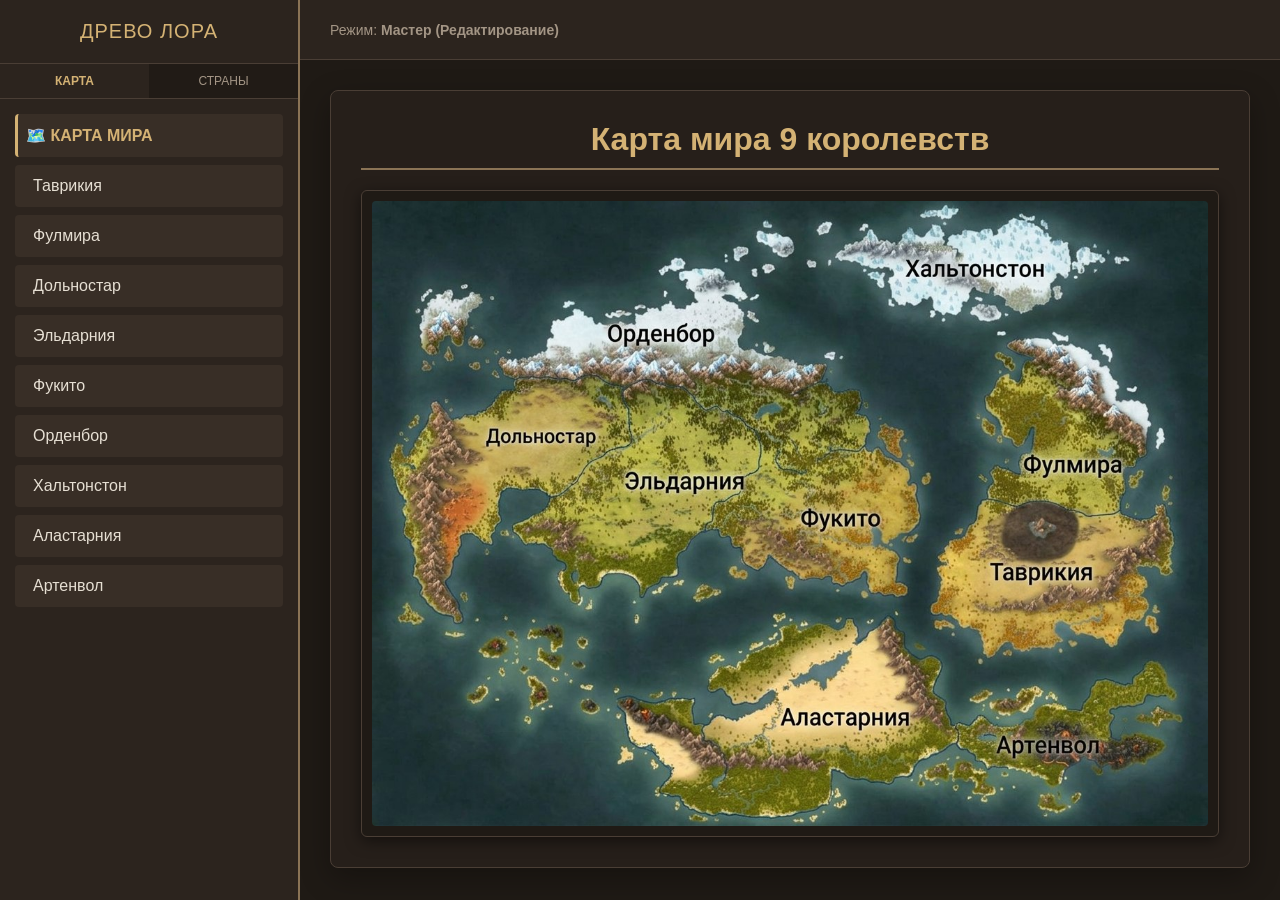
<file: map.html>
<!DOCTYPE html>
<html lang="ru">
<head>
    <meta charset="UTF-8">
    <meta name="viewport" content="width=device-width, initial-scale=1.0">
    <title>Древо лора - Карта мира</title>
    <!-- Подключаем наш общий рабочий CSS -->
    <link rel="stylesheet" href="style.css">
</head>
<body>

    <!-- БОКОВАЯ ПАНЕЛЬ -->
    <aside class="sidebar">
        <div class="studio-title">Древо лора</div>
        
        <div class="nav-tabs">
            <button class="tab-btn active">Карта</button>
            <button class="tab-btn">Страны</button>
        </div>

        <!-- Наше сквозное меню (вкладка Карта теперь активна) -->
        <div class="list-container">
            <a href="map.html" class="list-item-link active" style="color: #d4b274; font-weight: bold; border-left: 3px solid #d4b274; padding-left: 8px;">🗺️ КАРТА МИРА</a>
            <a href="index.html" class="list-item-link">Таврикия</a>
            <a href="fulmira.html" class="list-item-link">Фулмира</a>
            <a href="dolnostar.html" class="list-item-link">Дольностар</a>
            <a href="eldarnia.html" class="list-item-link">Эльдарния</a>
            <a href="fukito.html" class="list-item-link">Фукито</a>
            <a href="ordenbor.html" class="list-item-link">Орденбор</a>
            <a href="haltonston.html" class="list-item-link">Хальтонстон</a>
            <a href="alastarnia.html" class="list-item-link">Аластарния</a>
            <a href="artenvol.html" class="list-item-link">Артенвол</a>
        </div>
    </aside>

    <!-- ГЛАВНАЯ РАБОЧАЯ ОБЛАСТЬ С КАРТОЙ -->
    <main class="main-content">
        <div class="top-bar">
            <div class="mode-indicator">Режим: <strong>Мастер (Редактирование)</strong></div>
        </div>

        <div class="content-body" style="display: flex; justify-content: center; align-items: flex-start;">
            <article class="article-view" style="width: 100%; max-width: 1000px; text-align: center;">
                <h1 class="article-title" style="margin-bottom: 20px;">Карта мира 9 королевств</h1>
                
                <!-- Само изображение твоей карты -->
                <div style="background-color: #1f1a15; padding: 10px; border: 1px solid #4a3e35; border-radius: 6px; box-shadow: 0 4px 15px rgba(0,0,0,0.5);">
                    <img src="map.jpg" alt="Карта Аурунита" style="width: 100%; height: auto; display: block; border-radius: 4px;">
                </div>
            </article>
        </div>
    </main>

</body>
</html>
</file>
<file: style.css>
/* ОБЩИЕ ФЭНТЕЗИ-СТИЛИ ДЛЯ ВСЕГО САЙТА */
* {
    box-sizing: border-box;
    margin: 0;
    padding: 0;
    font-family: 'Segoe UI', Roboto, Helvetica, Arial, sans-serif;
}

body {
    background-color: #1a1612;
    color: #e6dfd3;
    display: flex;
    height: 100vh;
    overflow: hidden;
}

/* БОКОВАЯ ПАНЕЛЬ НАВИГАЦИИ */
.sidebar {
    width: 300px;
    background-color: #2c241e;
    border-right: 2px solid #8a7355;
    display: flex;
    flex-direction: column;
    box-shadow: 4px 0 15px rgba(0,0,0,0.5);
}

.studio-title {
    padding: 20px;
    font-size: 20px;
    text-align: center;
    text-transform: uppercase;
    letter-spacing: 1px;
    color: #d4b274;
    border-bottom: 1px solid #4a3e35;
}

.nav-tabs {
    display: flex;
    background-color: #211b16;
    border-bottom: 1px solid #4a3e35;
}

.tab-btn {
    flex: 1;
    padding: 10px;
    background: none;
    border: none;
    color: #a39585;
    cursor: pointer;
    font-size: 12px;
    text-transform: uppercase;
}

.tab-btn.active {
    color: #d4b274;
    background-color: #2c241e;
    font-weight: bold;
}

.list-container {
    flex: 1;
    overflow-y: auto;
    padding: 15px;
}

/* Вертикальные кнопки бокового меню */
.list-item-link {
    display: block;
    text-decoration: none;
    color: #e6dfd3;
    padding: 12px 15px;
    background-color: #382e26;
    margin-bottom: 8px;
    border-radius: 4px;
    border-left: 3px solid transparent;
    transition: all 0.2s;
}

.list-item-link:hover {
    background-color: #473b31;
    border-left: 3px solid #d4b274;
    color: #d4b274;
}

/* РАБОЧАЯ ОБЛАСТЬ СТУДИИ */
.main-content {
    flex: 1;
    display: flex;
    flex-direction: column;
    background-color: #1f1a15;
    position: relative;
}

.top-bar {
    height: 60px;
    background-color: #2c241e;
    border-bottom: 1px solid #4a3e35;
    display: flex;
    align-items: center;
    justify-content: space-between;
    padding: 0 30px;
}

.mode-indicator {
    font-size: 14px;
    color: #a39585;
}

/* Контентная зона статьи — центрируем всё строго посередине экрана */
.content-body {
    flex: 1;
    padding: 30px;
    overflow-y: auto;
    display: flex;
    justify-content: center;
    align-items: flex-start; /* Не дает карточке растягиваться на бесконечную высоту */
    background-color: #1f1a15;
}

/* ВНЕШНЯЯ КАРТОЧКА СТАТЬИ — теперь она никогда не выйдет за рамки экрана */
.article-view {
    width: 100%;
    max-width: 850px; /* Идеальная контролируемая ширина для чтения */
    background-color: #261f1a;
    padding: 30px; /* Чуть уменьшили отступ, чтобы тексту было просторнее */
    border-radius: 8px;
    border: 1px solid #4a3e35;
    box-shadow: 0 10px 30px rgba(0,0,0,0.3);
    display: flex;
    flex-direction: column;
}
.article-title {
    color: #d4b274;
    font-size: 32px;
    margin-bottom: 20px;
    border-bottom: 2px solid #8a7355;
    padding-bottom: 10px;
}

/* ГОРИЗОНТАЛЬНЫЕ ВКЛАДКИ */
.article-tabs {
    display: flex;
    gap: 5px;
    margin-bottom: 25px;
    border-bottom: 1px solid #4a3e35;
    width: 100%;
}

/* КНОПКИ ВНУТРИ ВКЛАДОК */
.inner-tab-btn {
    background-color: #1f1a15;
    color: #a39585;
    border: 1px solid #4a3e35;
    border-bottom: none;
    padding: 10px 20px;
    cursor: pointer;
    border-radius: 4px 4px 0 0;
    font-size: 14px;
    flex: 1;
    text-align: center;
    transition: all 0.2s;
}

.inner-tab-btn:hover {
    background-color: #382e26;
    color: #e6dfd3;
}

.inner-tab-btn.active {
    background-color: #382e26;
    color: #d4b274;
    border-color: #8a7355;
    font-weight: bold;
}

/* ИДЕАЛЬНАЯ РАМКА ТАВРИКИИ (Плотно облегает контент) */
.tab-content {
    display: none;
    background-color: #1f1a15;
    border: 1px solid #4a3e35;
    border-radius: 6px;
    padding: 25px;
    line-height: 1.6;
    color: #ccc3b4;
    box-shadow: inset 0 0 20px rgba(0,0,0,0.4);
    width: 100%;
    height: auto; 
}

.tab-content.active {
    display: block;
}

.tab-content p {
    margin-bottom: 15px;
}

/* УМНЫЙ АДАПТИВНЫЙ АРТ */
.tab-art-box {
    max-width: 100%;
    max-height: 550px;
    height: auto;
    object-fit: contain;
    display: block;
    margin: 25px auto 0 auto;
    border-radius: 4px;
    border: 1px solid #382e26; 
    box-shadow: 0 4px 10px rgba(0,0,0,0.5);
}
/* СТИЛИ ДЛЯ ВСТРОЕННОЙ КАРТЫ */
.map-container {
    width: 100%;
    max-width: 820px;
    background-color: #1f1a15;
    border: 1px solid #4a3e35;
    border-radius: 6px;
    padding: 15px;
    margin-bottom: 25px;
    box-shadow: inset 0 0 15px rgba(0,0,0,0.5);
    text-align: center;
}
/* ==========================================================================
   ИДЕАЛЬНАЯ МОБИЛЬНАЯ АДАПТАЦИЯ (ДЛЯ СМАРТФОНОВ)
   ========================================================================== */
@media (max-width: 768px) {
    /* Чиним глобальную высоту, чтобы убрать пустоту снизу */
    html, body {
        height: auto !important;
        min-height: 100% !important;
        overflow-x: hidden; /* Запрещаем сайту качаться влево-вправо */
        margin: 0;
        padding: 0;
        background-color: #120e0a;
    }

    body {
        display: block !important;
    }

    /* КРАСИВАЯ И УДОБНАЯ КНОПКА МЕНЮ ДЛЯ ПАЛЬЦА */
    .mobile-menu-toggle {
        display: flex !important;
        align-items: center;
        justify-content: center;
        position: fixed;
        bottom: 20px; /* Перенесли вниз экрана, чтобы удобно было тянуться большим пальцем! */
        right: 20px;
        z-index: 10000; /* Максимальный приоритет, чтобы всегда нажималась */
        background-color: #d4b274; /* Фирменный золотой цвет */
        color: #120e0a; /* Темный значок */
        border: none;
        border-radius: 50%; /* Делаем её круглой и стильной */
        width: 56px;
        height: 56px;
        font-size: 28px;
        cursor: pointer;
        box-shadow: 0 4px 15px rgba(0, 0, 0, 0.6);
        transition: transform 0.2s ease, background-color 0.2s ease;
    }

    .mobile-menu-toggle:active {
        transform: scale(0.9); /* Эффект нажатия кнопки */
        background-color: #bda065;
    }

    /* ВЫЕЗЖАЮЩАЯ ШТОРКА МЕНЮ */
    .sidebar {
        position: fixed;
        top: 0;
        left: -100%; /* Полностью прячем за экран */
        width: 80% !important; /* Занимает большую часть экрана при открытии */
        max-width: 300px;
        height: 100vh !important;
        z-index: 9999;
        box-shadow: 5px 0 25px rgba(0,0,0,0.8);
        transition: left 0.3s cubic-bezier(0.4, 0, 0.2, 1); /* Плавное скольжение */
        background-color: #1a1511 !important;
        overflow-y: auto; /* Позволяет листать список стран, если они не влезают */
        padding: 20px 15px !important;
        box-sizing: border-box;
    }

    /* Класс открытия шторки */
    .sidebar.mobile-open {
        left: 0 !important;
    }

    /* УЖИМАЕМ ОСНОВНУЮ СТАТЬЮ ПОД РАЗМЕР ТЕЛЕФОНА */
    .main-content {
        margin-left: 0 !important;
        width: 100% !important;
        min-height: 100vh !important;
        padding: 15px !important;
        padding-bottom: 90px !important; /* Отступ снизу, чтобы контент не перекрывался кнопкой */
        box-sizing: border-box;
        display: block !important;
    }

    .article-view {
        width: 100% !important;
        max-width: 100% !important;
        padding: 15px !important;
        margin: 0 !important;
        box-sizing: border-box;
        border-radius: 6px !important;
    }

    /* ГОРИЗОНТАЛЬНЫЕ ВКЛАДКИ (Скролл пальцем, если не влезают) */
    .article-tabs {
        display: flex !important;
        overflow-x: auto !important;
        white-space: nowrap !important;
        padding-bottom: 8px;
        margin-bottom: 15px;
        gap: 6px;
        -webkit-overflow-scrolling: touch; /* Плавный мобильный скролл */
    }

    .article-tabs::-webkit-scrollbar {
        display: none; /* Прячем некрасивый ползунок скролла */
    }

    .inner-tab-btn {
        padding: 10px 16px !important;
        font-size: 13px !important;
        flex-shrink: 0 !important; /* Кнопки больше не будут сжиматься в кашу */
    }

    /* АДАПТАЦИЯ ТЕКСТА И КАРТИНОК */
    .tab-content p {
        font-size: 15px !important;
        line-height: 1.5 !important;
    }

    .tab-art-box, .world-map-img, img {
        width: 100% !important;
        height: auto !important;
        max-height: 300px !important;
        object-fit: cover !important;
        border-radius: 4px !important;
        margin-top: 15px;
    }
}

/* Скрываем круглую кнопку на ПК, чтобы её не было видно вообще */
.mobile-menu-toggle {
    display: none;
}
</file>
